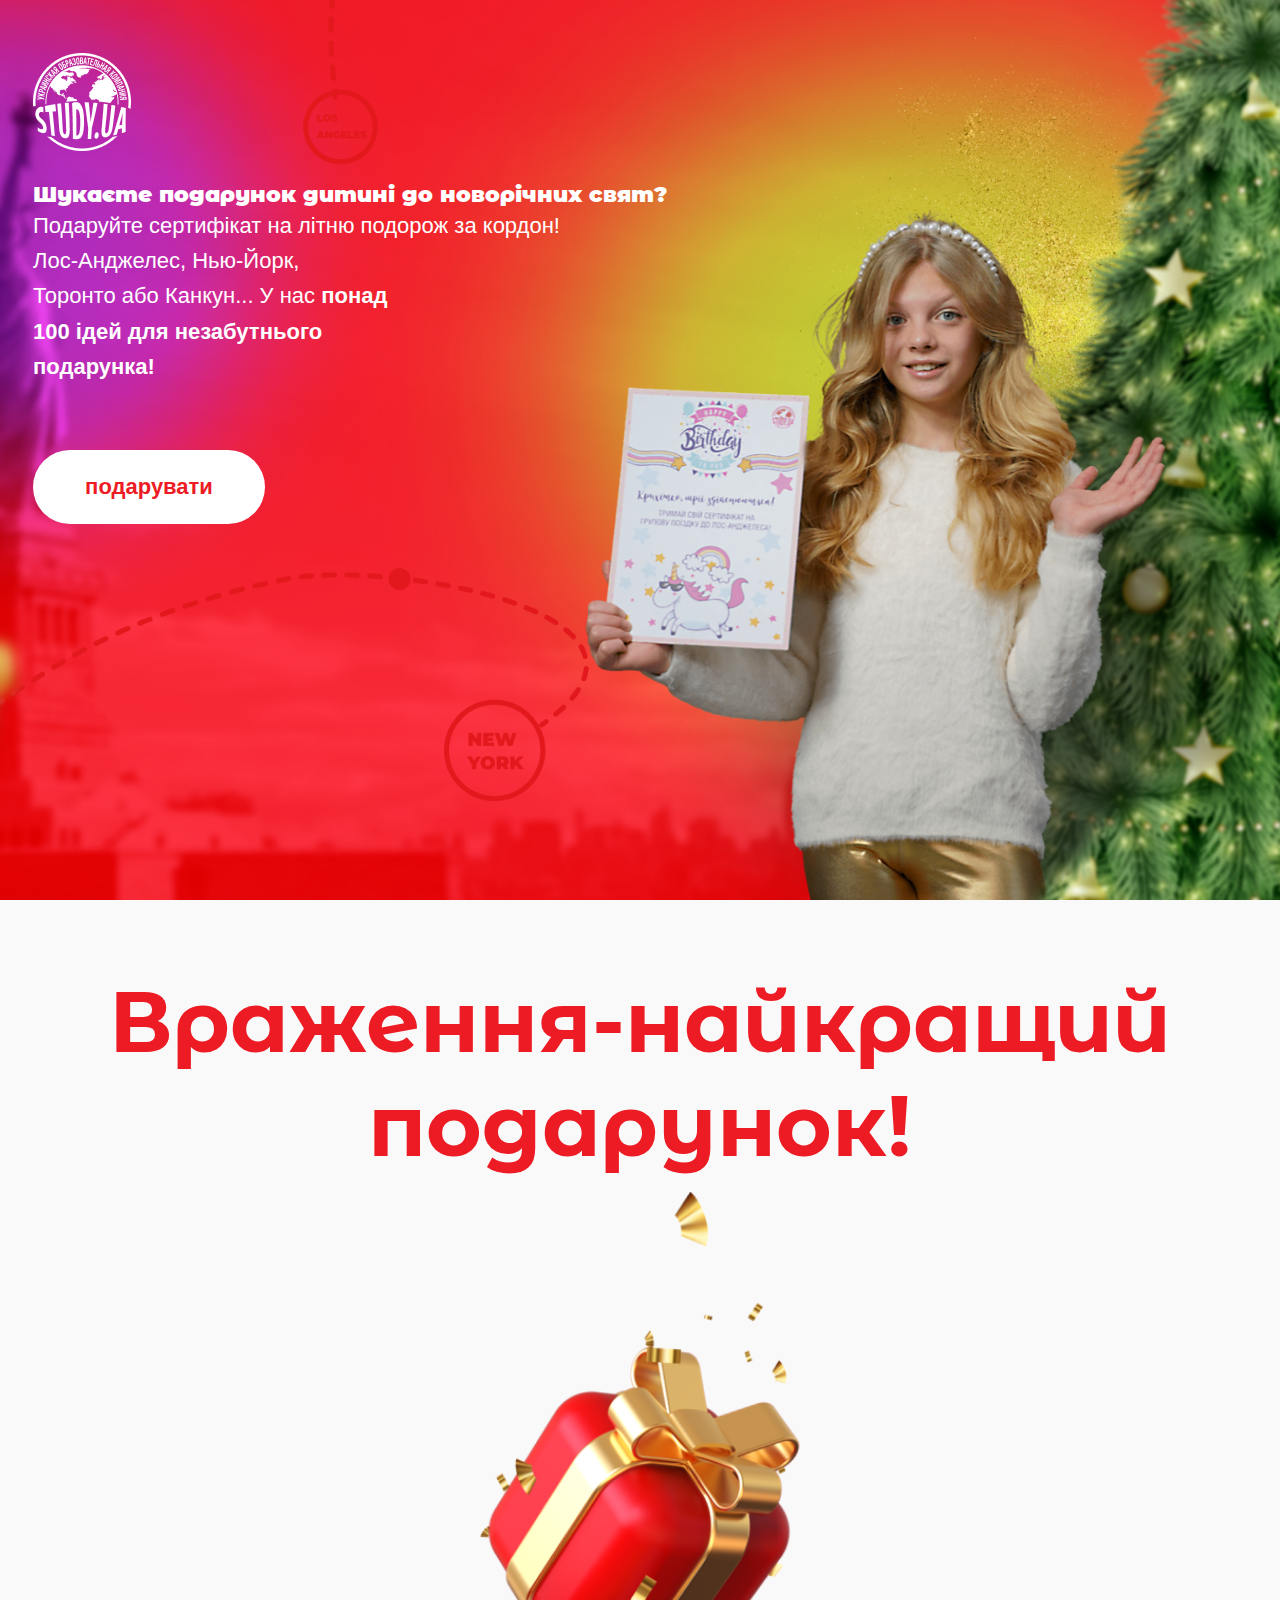
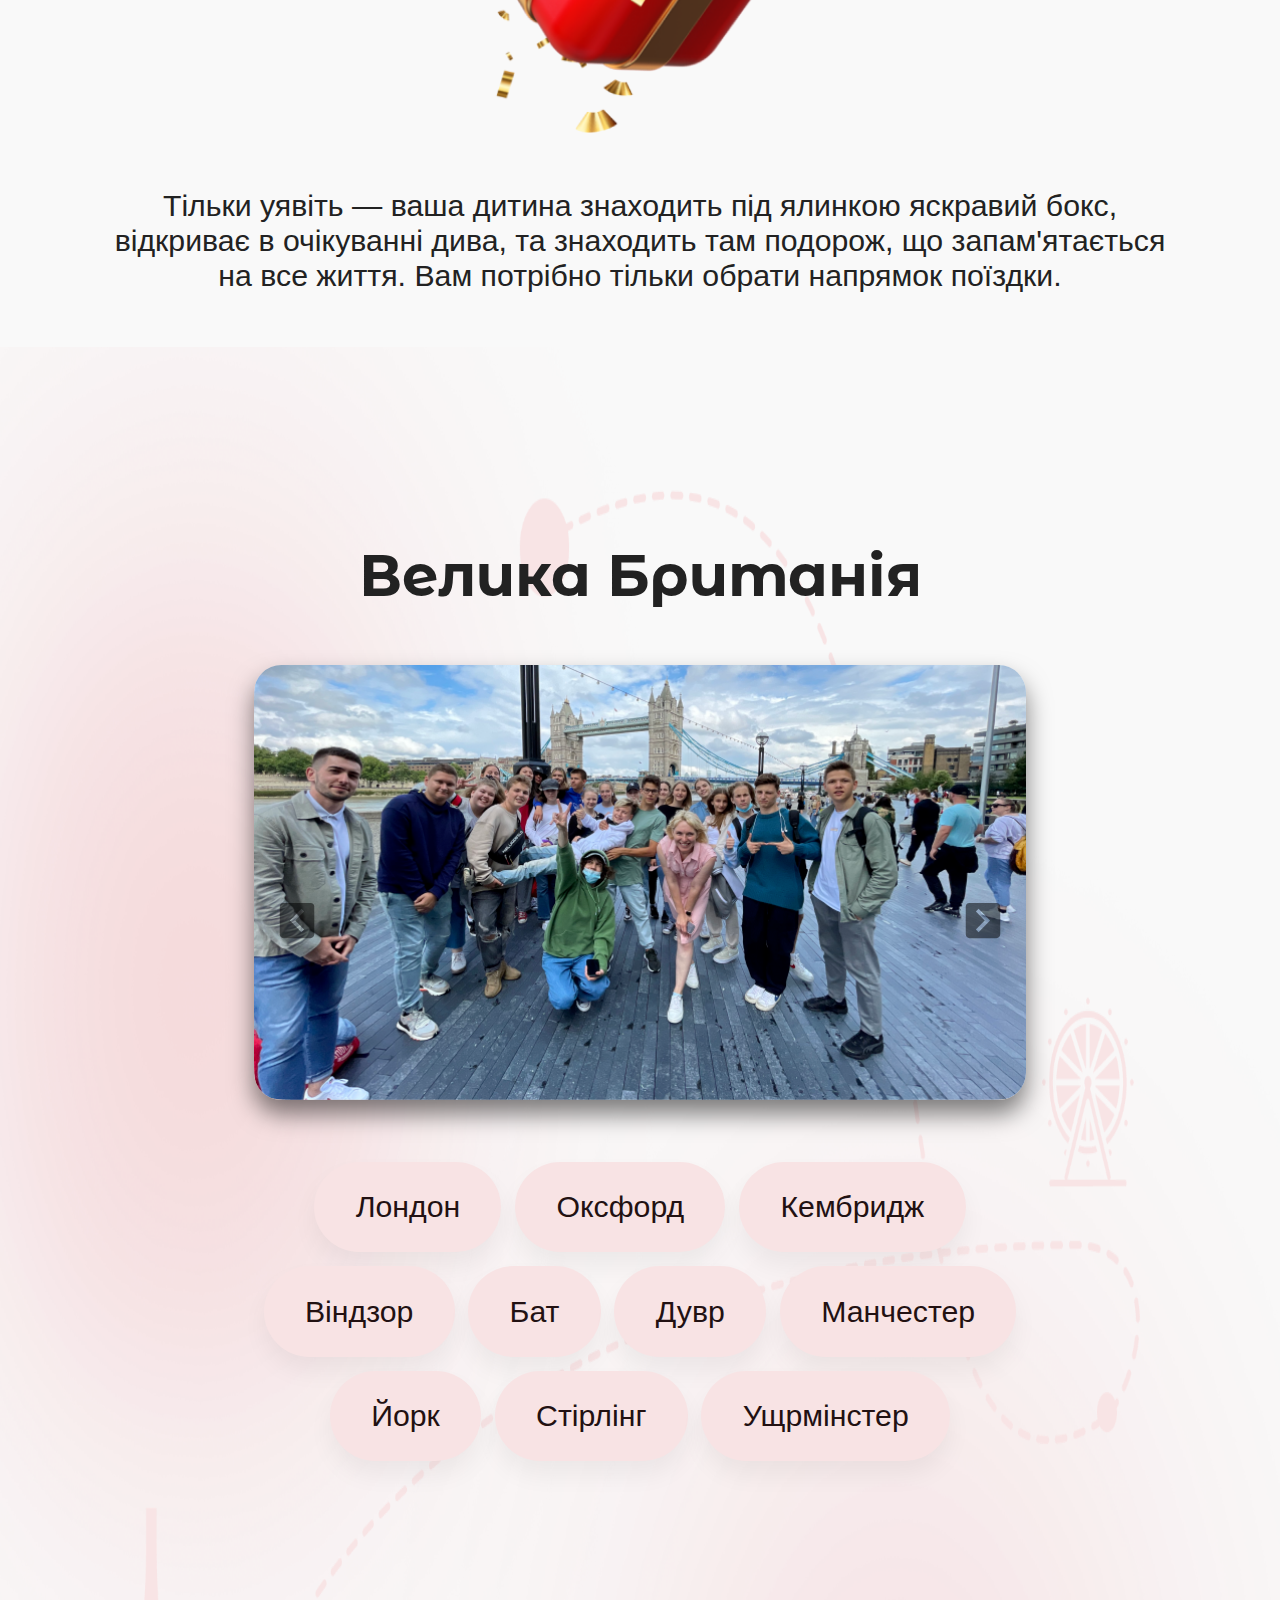
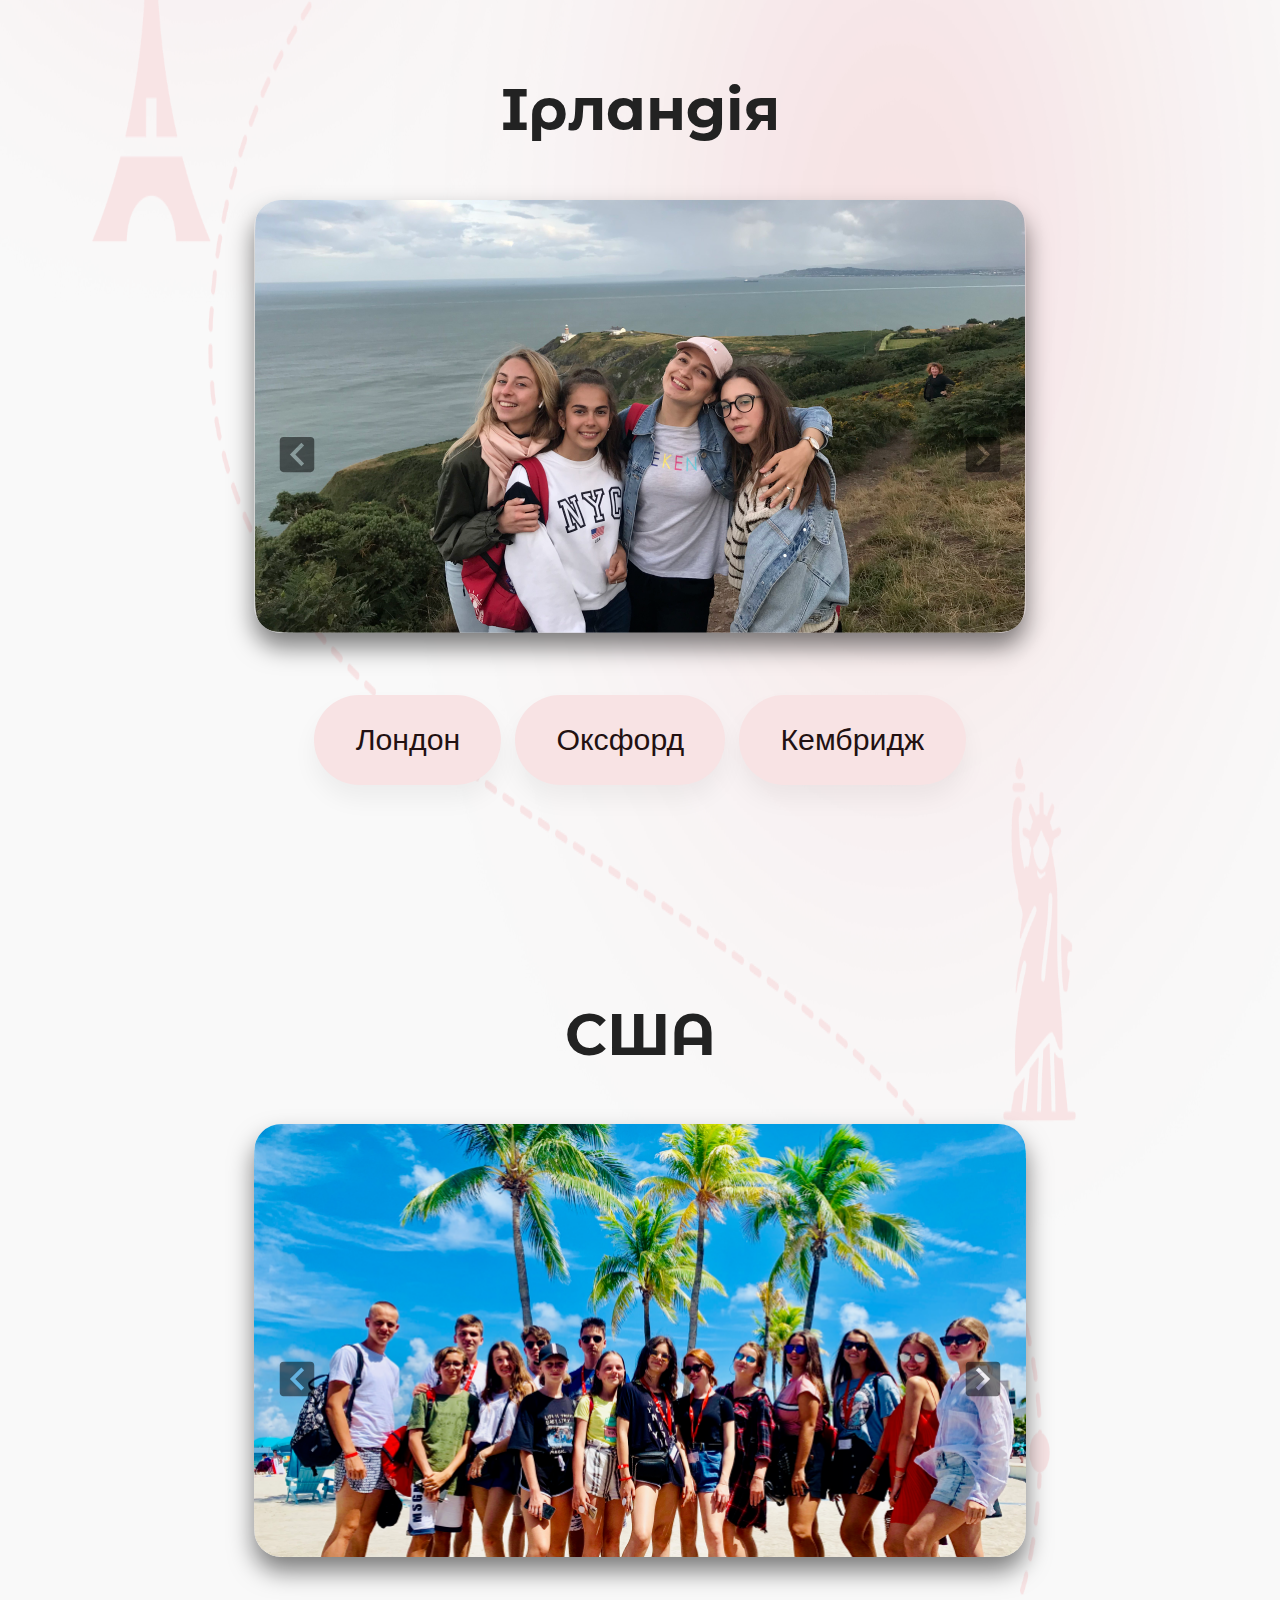
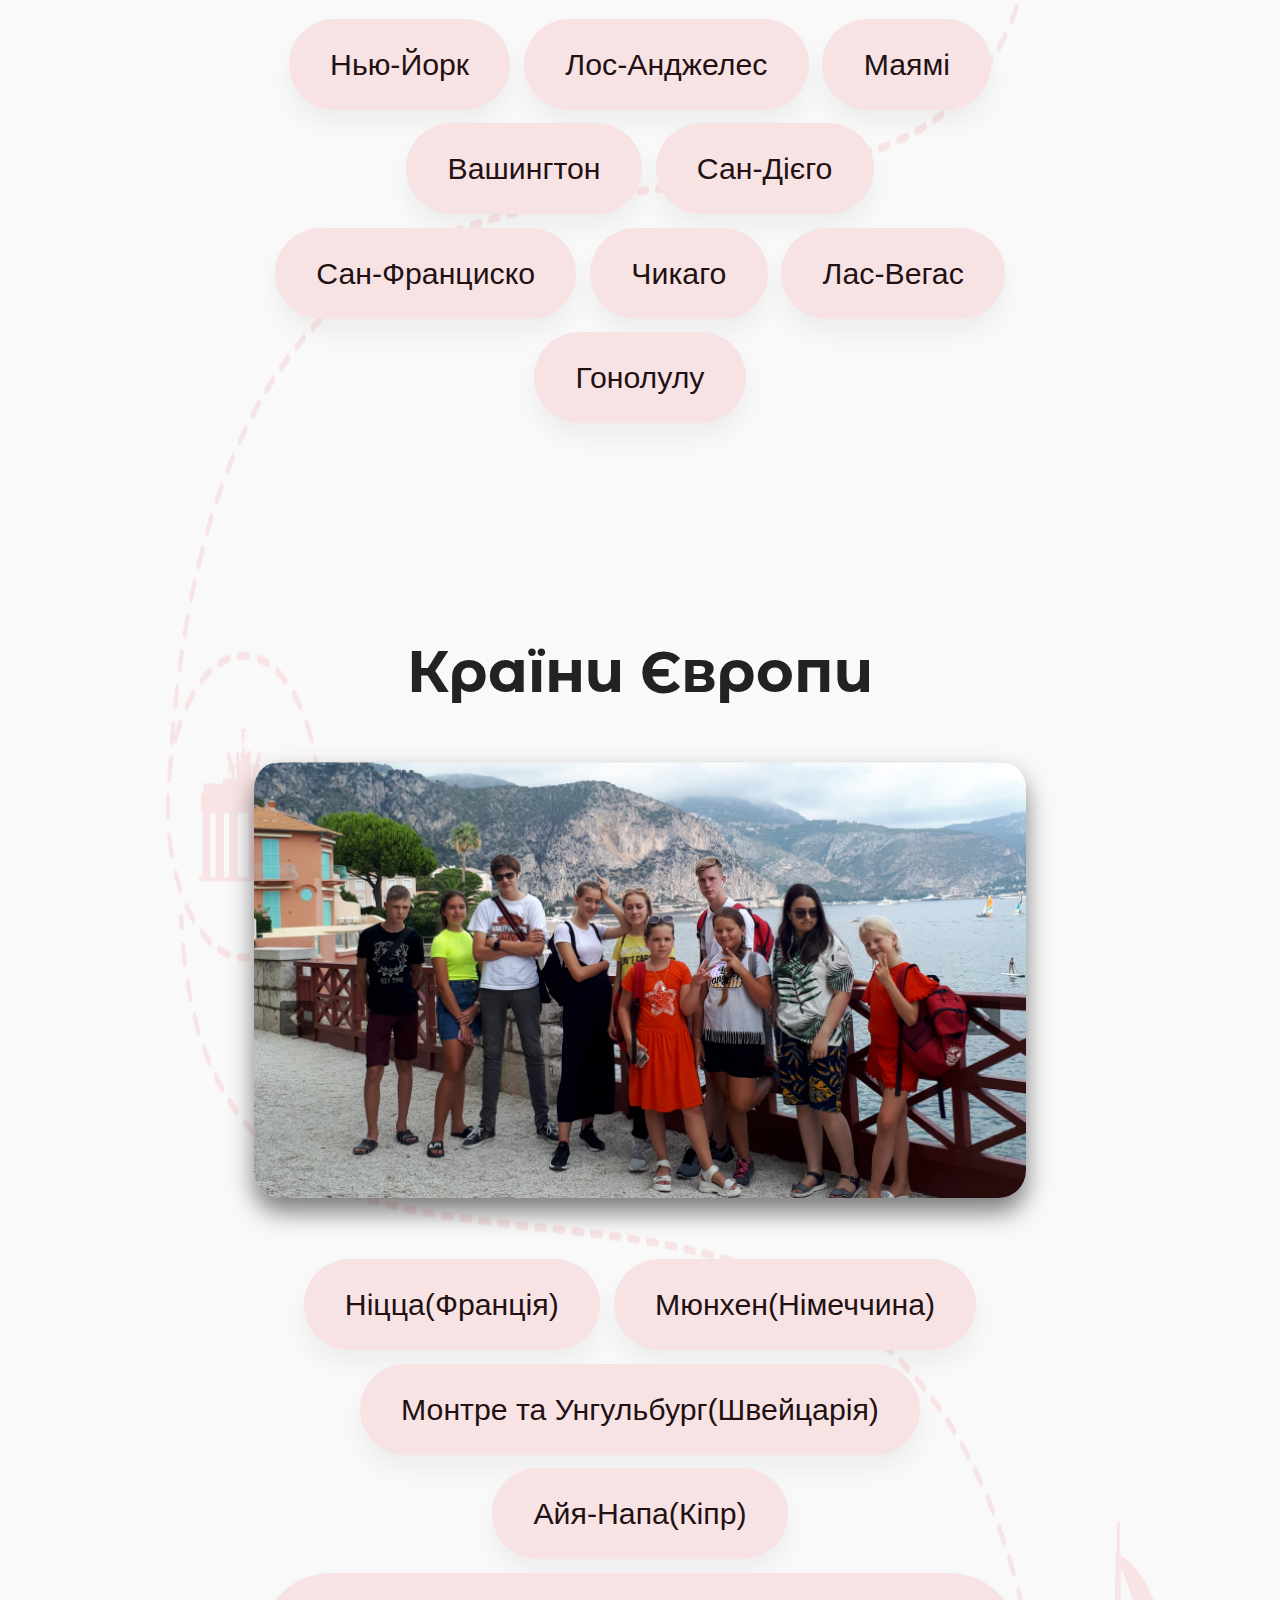
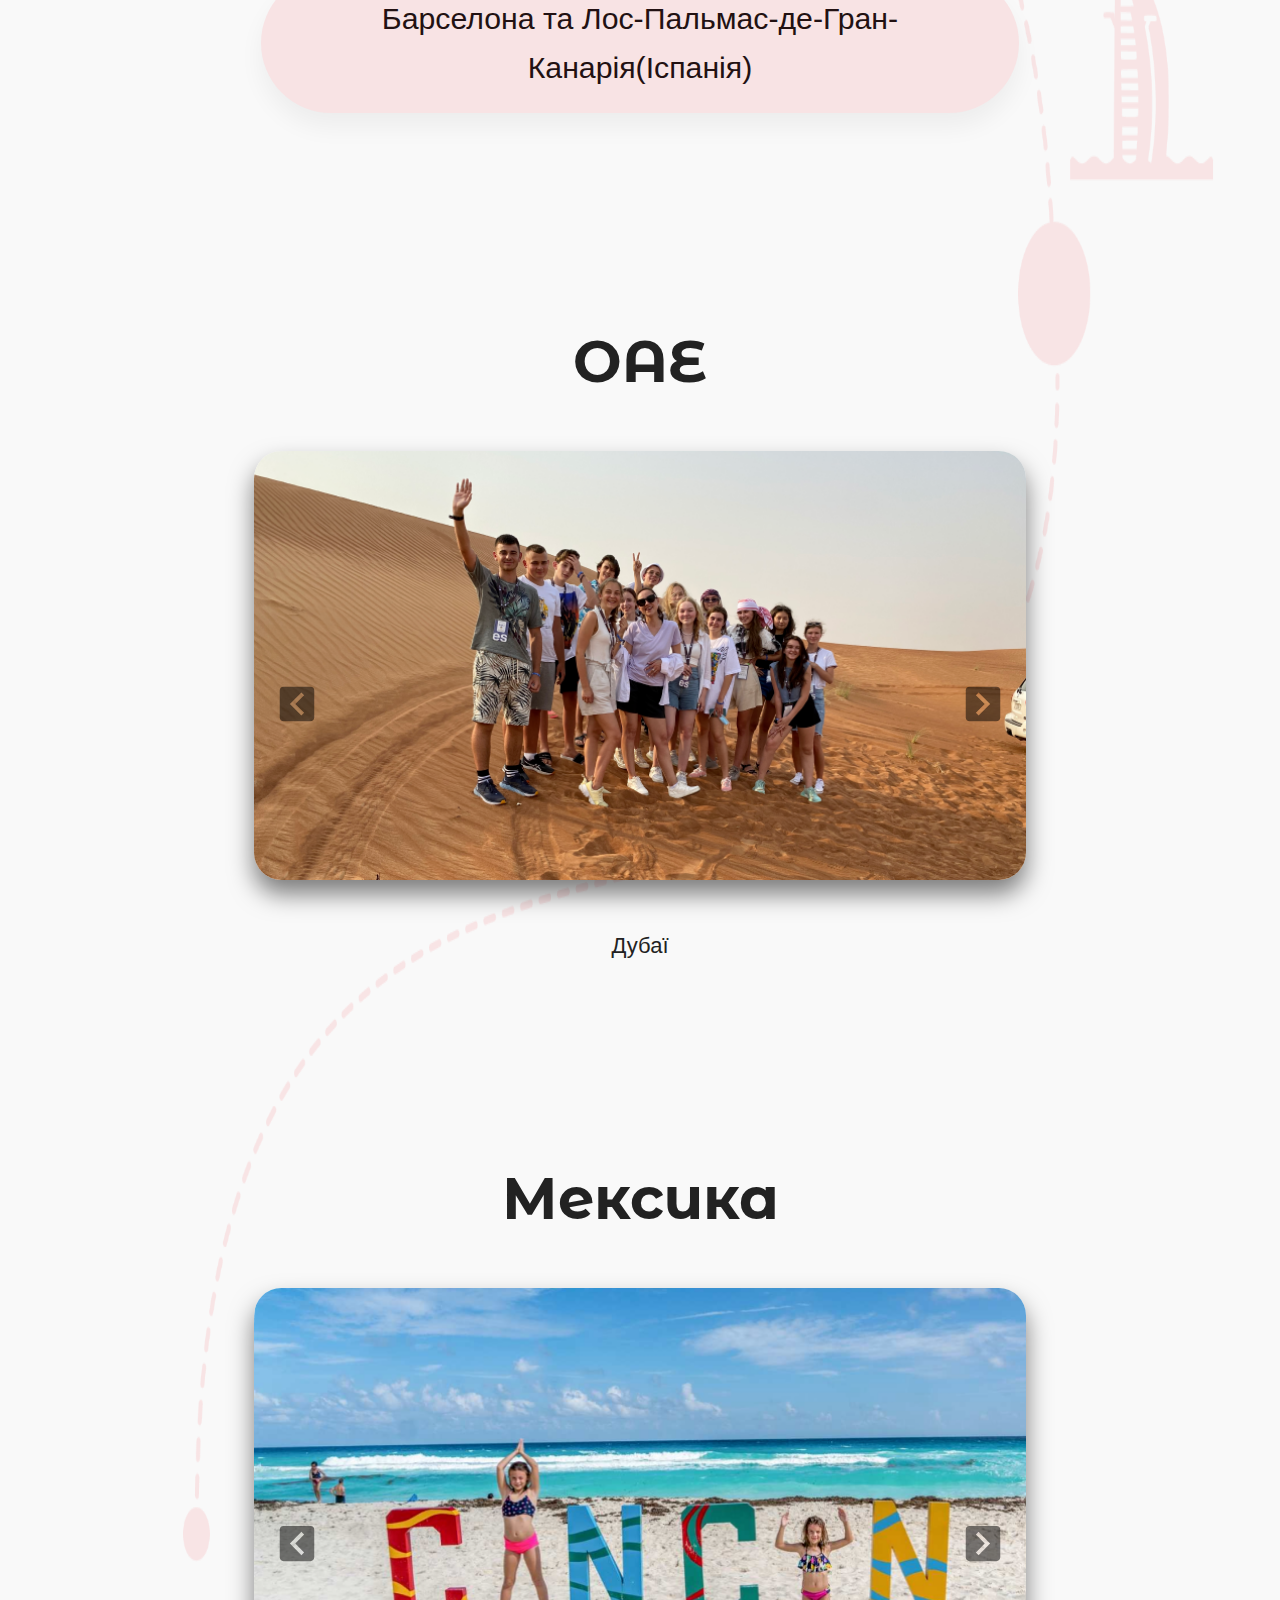
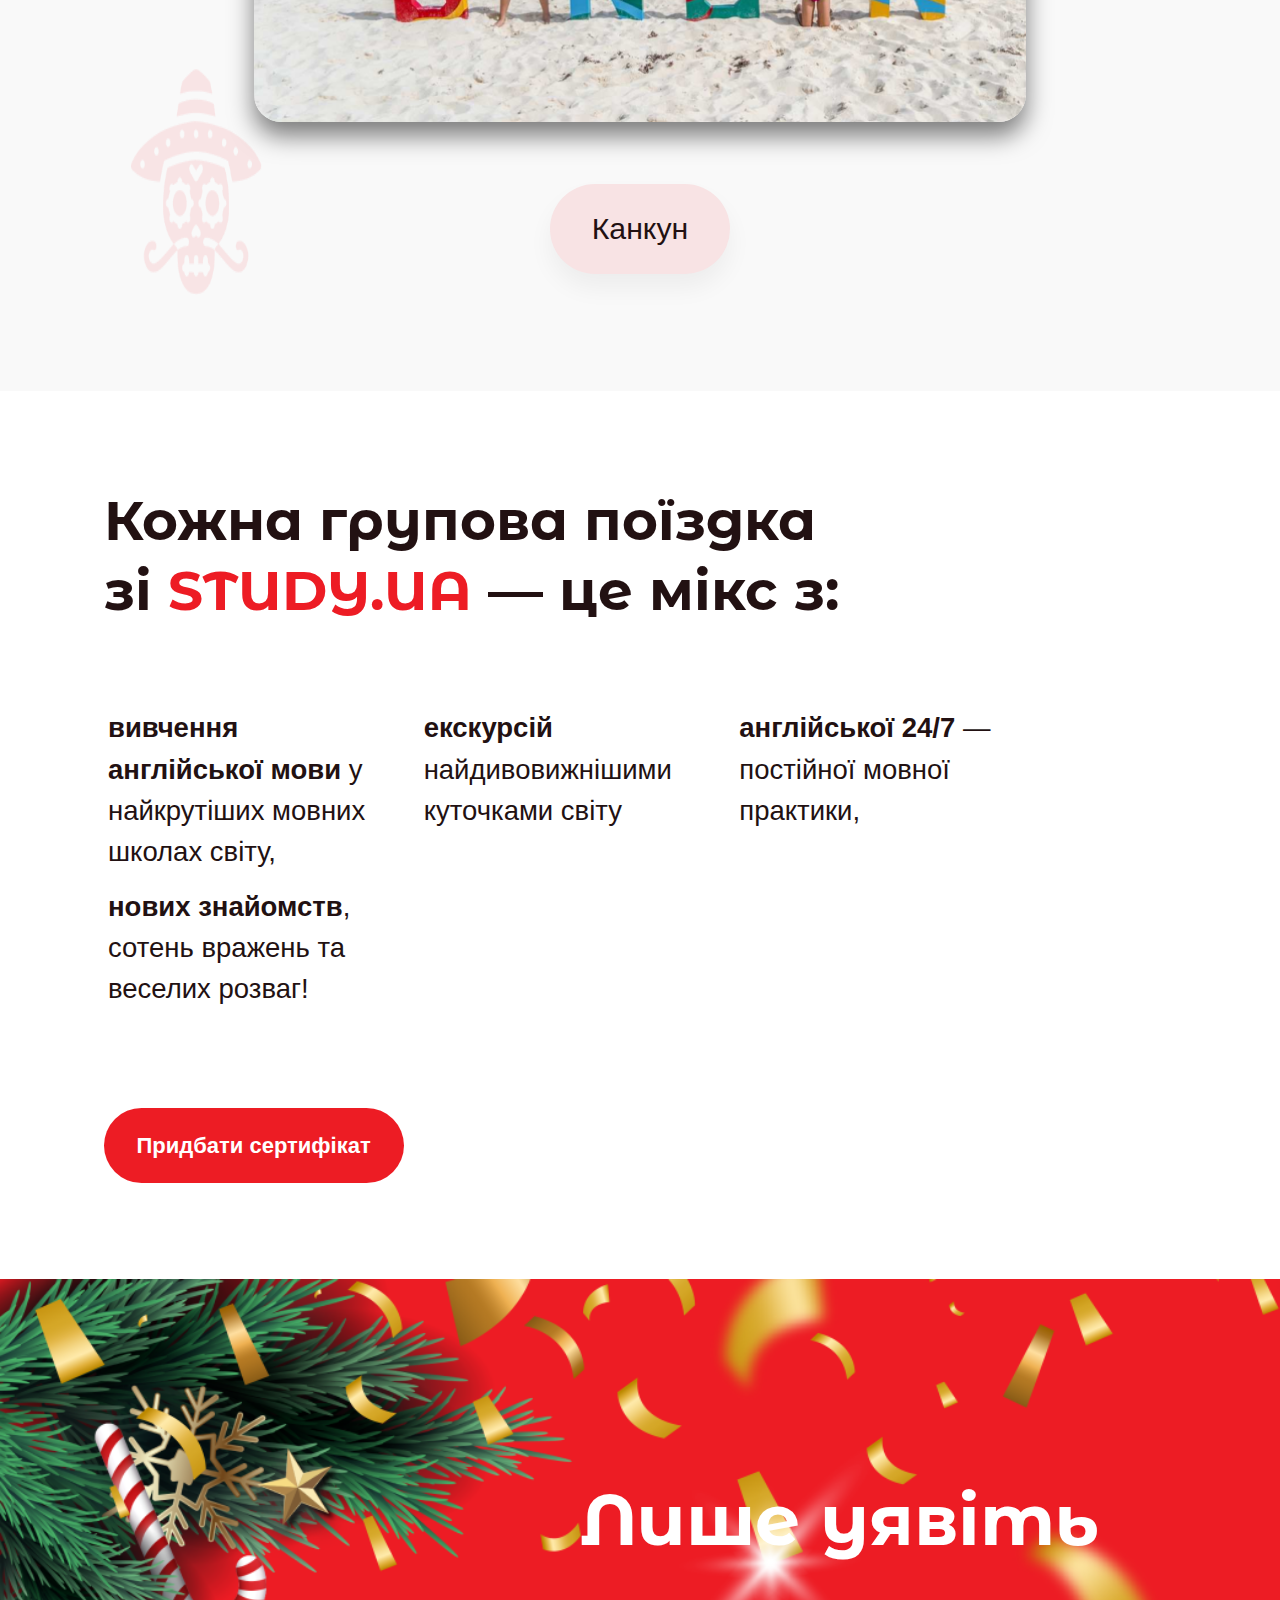
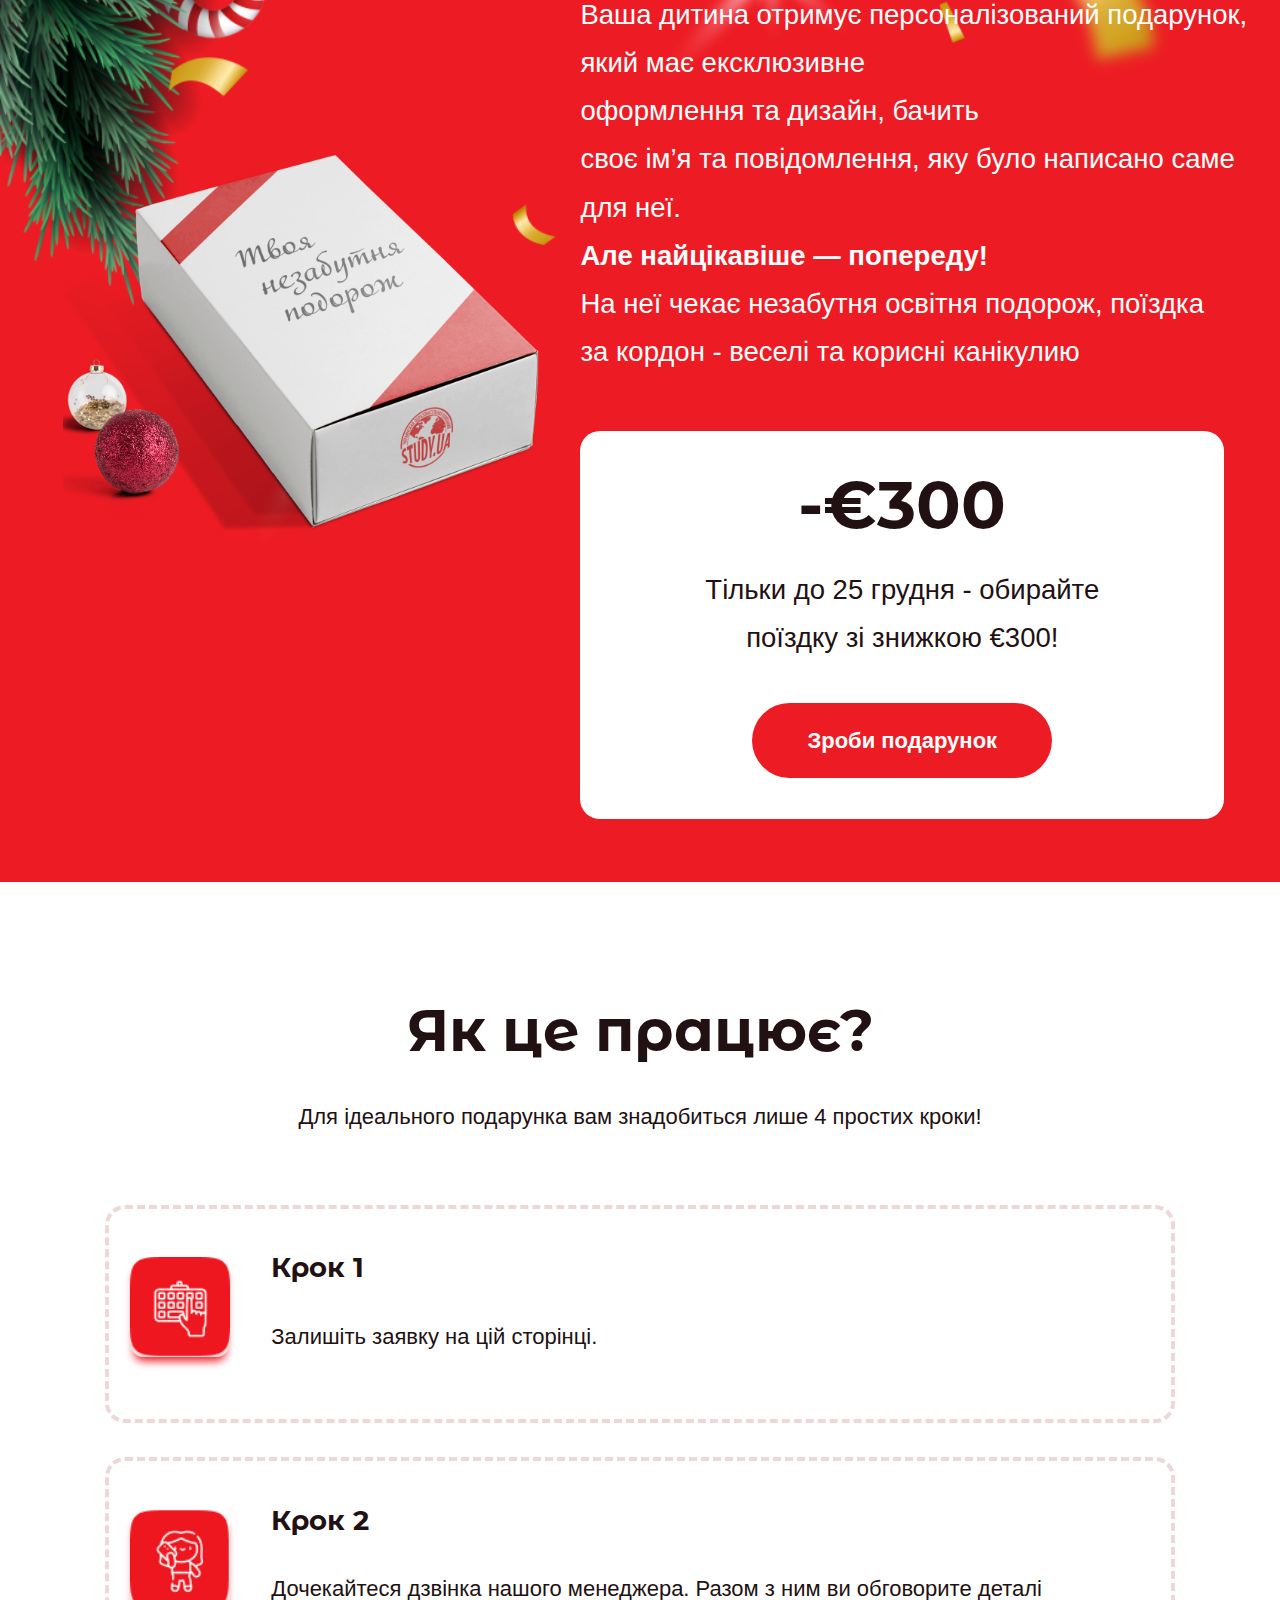
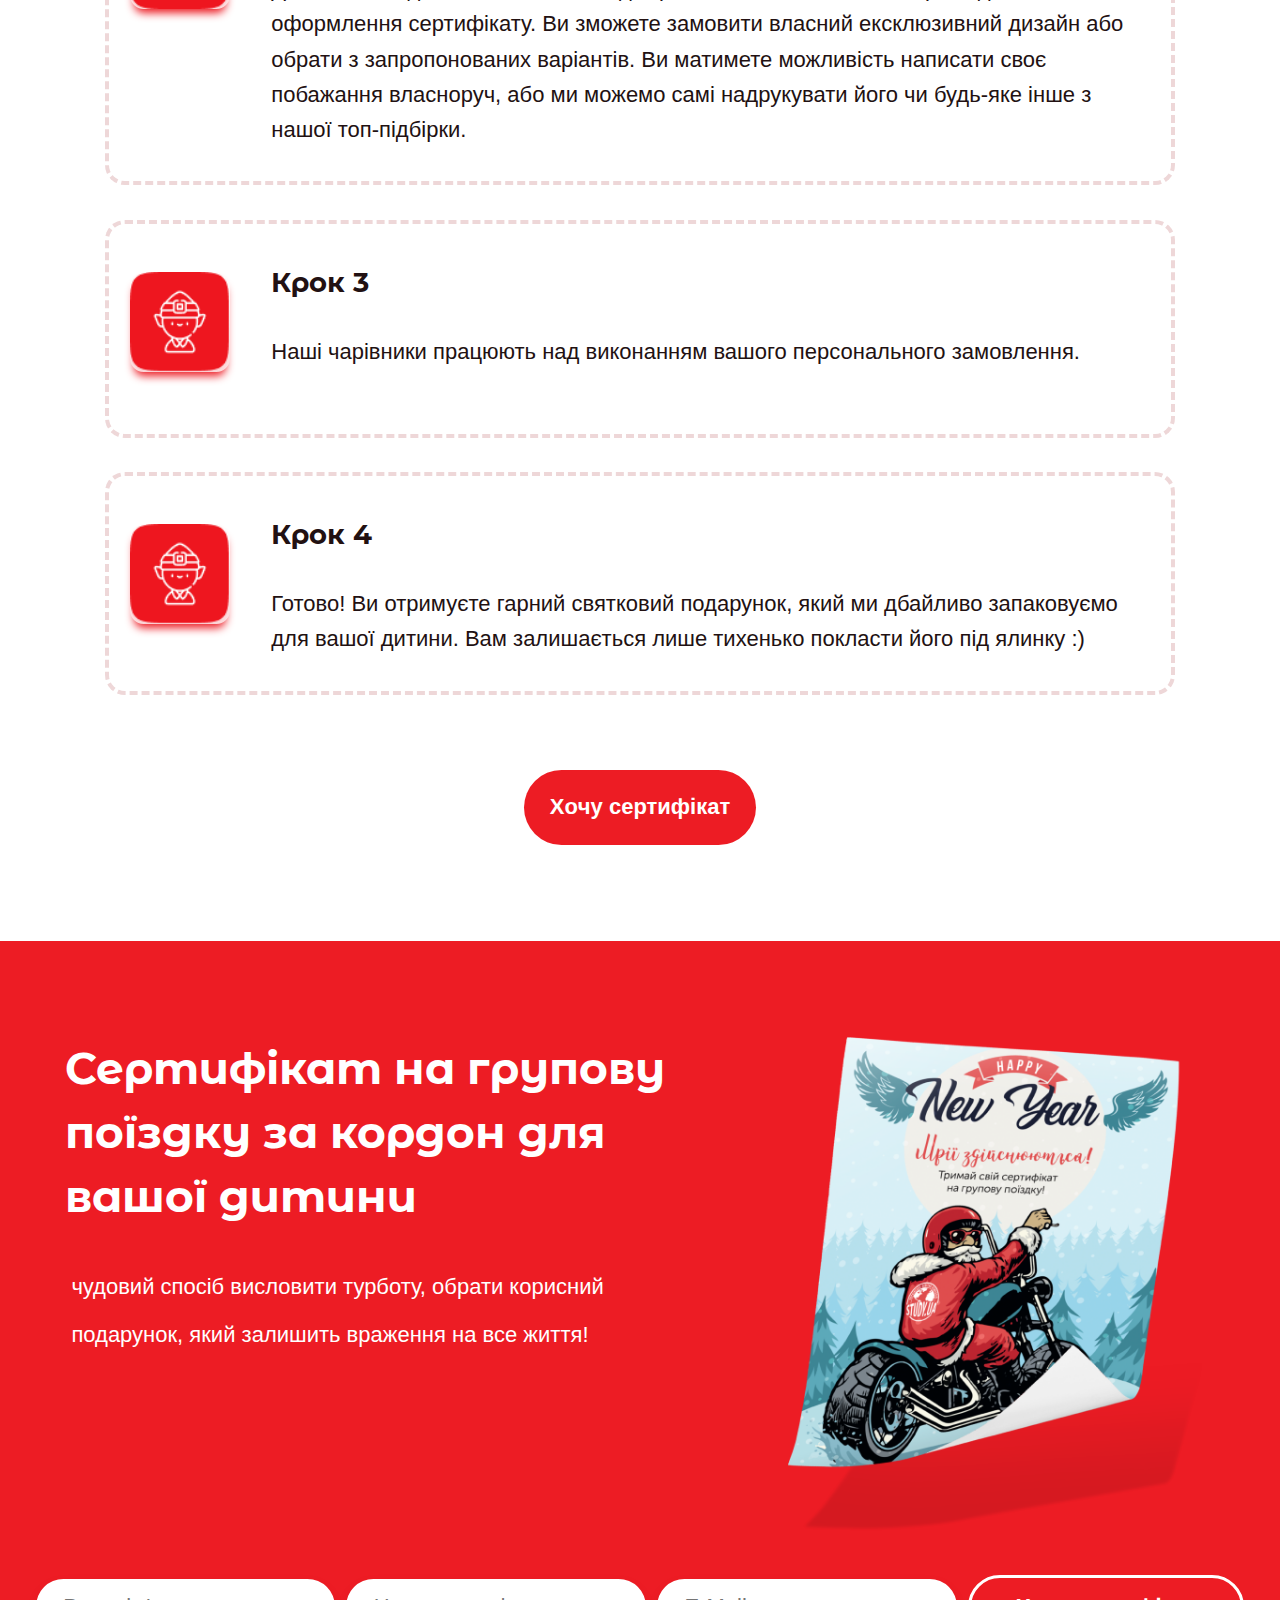
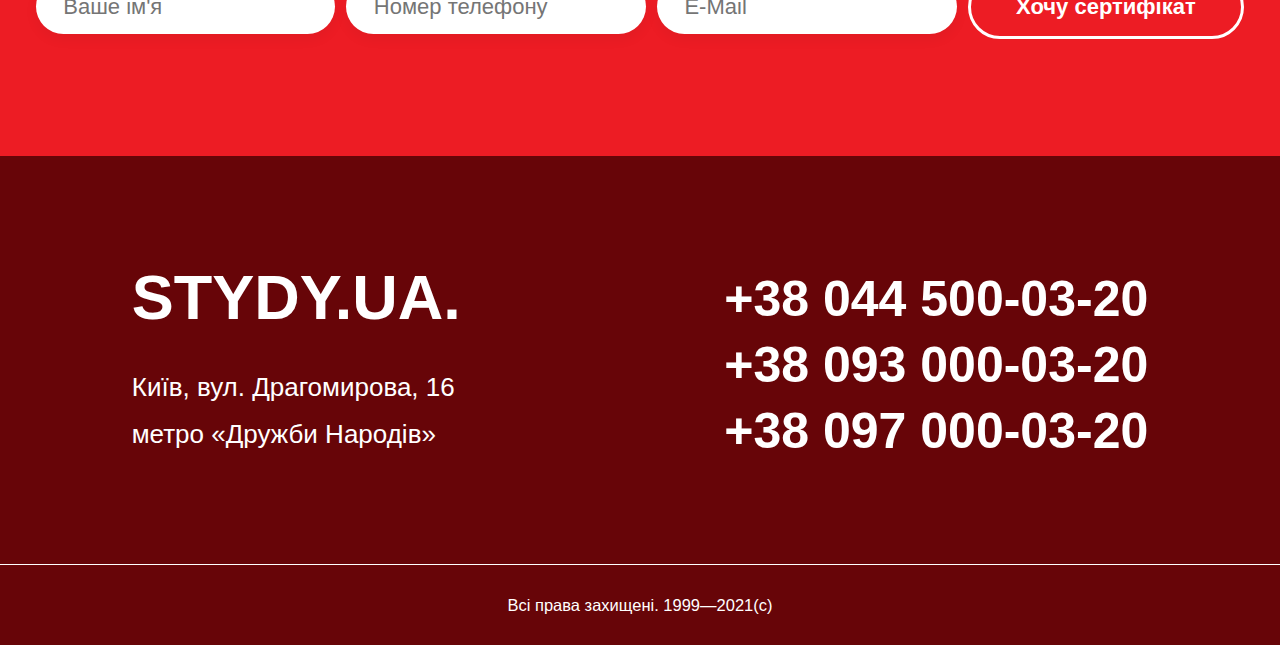
<file: index.html>
<!DOCTYPE html>
<html lang="en">
    <head>
        <meta charset="UTF-8" />
        <meta http-equiv="X-UA-Compatible" content="IE=edge" />
        <meta name="viewport" content="width=device-width, initial-scale=1.0" />
        <title>Solomiia-Progect</title>
        <link rel="shortcut icon" href="favicon.png" type="image/x-icon" />
        <link rel="preconnect" href="https://fonts.googleapis.com" />
        <link rel="preconnect" href="https://fonts.gstatic.com" crossorigin />
        <link
            href="https://fonts.googleapis.com/css2?family=Montserrat+Alternates:wght@700;900&display=swap"
            rel="stylesheet"
        />
        <link
            href="https://fonts.googleapis.com/css2?family=Montserrat:wght@400;600;700;900&display=swap"
            rel="stylesheet"
        />
        <link rel="stylesheet" href="./assets/css/reset.css" />
        <link rel="stylesheet" href="./assets/css/style.css" />
        <link rel="stylesheet" href="./assets/css/welcome.css" />
        <link rel="stylesheet" href="./assets/css/section-travel-gift.css" />
        <link rel="stylesheet" href="./assets/css/footer.css" />
        <link rel="stylesheet" href="./assets/css/section-profit.css" />
        <link rel="stylesheet" href="./assets/css/section-discount.css" />
        <link rel="stylesheet" href="./assets/css/section-steps.css" />
        <link rel="stylesheet" href="./assets/css/section-certificate.css" />
    </head>
    <body>
        <section class="welcome">
            <header class="welcome__header">
                <a href="" class="logo">
                    <picture>
                        <source
                            srcset="./assets/img/logoMob.png"
                            media="max-width:768px"
                        />
                        <img src="./assets/img/logoDt.png" alt="Logo" />
                    </picture>
                </a>
            </header>
            <article class="welcome__article">
                <h1 class="welcome__heading">
                    Шукаєте подарунок дитині до новорічних свят?
                </h1>
                <p class="welcome__text">
                    Подаруйте сертифікат на літню подорож за кордон!
                    <br />Лос-Анджелес, Нью-Йорк,<br />
                    Торонто або Канкун... У нас
                    <strong
                        >понад <br />
                        100 ідей для незабутнього<br />
                        подарунка!</strong
                    >
                </p>
                <button class="btn" href="">
                    <a href="#identifier-certificate-form">подарувати</a>
                </button>
            </article>
        </section>
        <main>
            <section class="section-travel-gift__wrapper">
                <article class="section-travel-gift__article">
                    <h2 class="section-travel-gift__title">
                        Враження-найкращий <br />
                        подарунок!
                    </h2>
                    <picture>
                        <source
                            class="section-travel-gift__box"
                            srcset="./assets/img/travel-gift-mb.png"
                            media="max-width:768px"
                        />
                        <img
                            class="section-travel-gift__box"
                            src="./assets/img/travel-gift-dt.png"
                            alt=""
                        />
                    </picture>
                    <p>
                        Тільки уявіть — ваша дитина знаходить під ялинкою
                        яскравий бокс, відкриває в очікуванні дива, та знаходить
                        там подорож, що запам'ятається на все життя. Вам
                        потрібно тільки обрати напрямок поїздки.
                    </p>
                </article>
                <div class="section-travel-gift__wrapper__images">
                    <div class="section-travel-gift__boxs">
                        <h3>Велика Британія</h3>
                        <div class="wrapper-img-arrow">
                            <img
                                src="./assets/img/england.png"
                                alt="Велика Британія"
                            />
                        </div>

                        <ul class="section-travel-gift__list">
                            <li>Лондон</li>
                            <li>Оксфорд</li>
                            <li>Кембридж</li>
                            <li>Віндзор</li>
                            <li>Бат</li>
                            <li>Дувр</li>
                            <li>Манчестер</li>
                            <li>Йорк</li>
                            <li>Стірлінг</li>
                            <li>Ущрмінстер</li>
                        </ul>
                    </div>
                    <div class="section-travel-gift__boxs">
                        <h3>Iрландія</h3>
                        <div class="wrapper-img-arrow">
                            <img
                                src="./assets/img/ireland.png"
                                alt="Ірландія"
                            />
                        </div>
                        <ul class="section-travel-gift__list">
                            <li>Лондон</li>
                            <li>Оксфорд</li>
                            <li>Кембридж</li>
                        </ul>
                    </div>
                    <div class="section-travel-gift__boxs">
                        <h3>США</h3>
                        <div class="wrapper-img-arrow">
                            <img src="./assets/img/usa.png" alt="США" />
                        </div>
                        <ul class="section-travel-gift__list">
                            <li>Нью-Йорк</li>
                            <li>Лос-Анджелес</li>
                            <li>Маямі</li>
                            <li>Вашингтон</li>
                            <li>Сан-Дієго</li>
                            <li>Сан-Франциско</li>
                            <li>Чикаго</li>
                            <li>Лас-Вегас</li>
                            <li>Гонолулу</li>
                        </ul>
                    </div>
                    <div class="section-travel-gift__boxs">
                        <h3>Країни Європи</h3>
                        <div class="wrapper-img-arrow">
                            <img
                                src="./assets/img/europe.png"
                                alt="Країни Європи"
                            />
                        </div>
                        <ul class="section-travel-gift__list">
                            <li>Ніцца(Франція)</li>
                            <li>Мюнхен(Німеччина)</li>
                            <li>Монтре та Унгульбург(Швейцарія)</li>
                            <li>Айя-Напа(Кіпр)</li>
                            <li>
                                Барселона та
                                Лос-Пальмас-де-Гран-Канарія(Іспанія)
                            </li>
                        </ul>
                    </div>
                    <div class="section-travel-gift__boxs">
                        <h3>ОАЕ</h3>
                        <div class="wrapper-img-arrow">
                            <img src="./assets/img/uae.png" alt="ОАЕ" />
                        </div>
                        <ul class="main-travel__list">
                            <li>Дубаї</li>
                        </ul>
                    </div>
                    <div class="section-travel-gift__boxs">
                        <h3>Мексика</h3>
                        <div class="wrapper-img-arrow">
                            <img src="./assets/img/mexico.png" alt="Мексика" />
                        </div>
                        <ul class="section-travel-gift__list">
                            <li>Канкун</li>
                        </ul>
                    </div>
                </div>
            </section>
            <section class="section-profit">
                <article class="section-profit__article">
                    <div>
                        <h3 class="section-profit__title">
                            Кожна групова поїздка <br />
                            зі
                            <span class="section-profit__color__word"
                                >STUDY.UA</span
                            >
                            — це мікс з:
                        </h3>
                    </div>
                    <div class="section-profit__wrapper__text">
                        <p>
                            <strong>вивчення англійської мови</strong> у
                            найкрутіших мовних школах світу,
                        </p>
                        <p>
                            <strong>екскурсій</strong> найдивовижнішими
                            куточками світу
                        </p>
                        <p>
                            <strong>англійської 24/7</strong> — постійної мовної
                            практики,
                        </p>
                        <p>
                            <strong>нових знайомств</strong>, сотень вражень та
                            веселих розваг!
                        </p>
                    </div>
                    <button class="btn section-profit__btn">
                        <a href="#identifier-certificate-form">Придбати сертифікат</a>
                    </button>
                </article>
            </section>
            <section class="section-discount">
                <article class="section-discount__article">
                    <picture class="section-discount__image">
                        <source
                            srcset="./assets/img/edition-mb.png"
                            media="max-width:768px"
                        />
                        <img
                            src="./assets/img/edition-dt.png"
                            alt="Твоя незабутня подорож"
                        />
                    </picture>
                    <div>
                        <h2 class="section-discount__title">Лише уявіть</h2>
                        <p>
                            Ваша дитина отримує персоналізований подарунок,<br />
                            який має ексклюзивне <br />оформлення та дизайн,
                            бачить
                            <br />
                            своє ім’я та повідомлення, яку було написано саме
                            для неї. <br /><strong
                                >Але найцікавіше — попереду!</strong
                            ><br />
                            На неї чекає незабутня освітня подорож, поїздка
                            <br />
                            за кордон - веселі та корисні канікулию
                        </p>
                        <div class="section-discount__box__euro">
                            <div class="section-discount__euro__wrapper">
                                <h3 class="section-discount__euro">
                                    -&#8364;300
                                </h3>
                                <p>
                                    Тільки до 25 грудня - обирайте поїздку зі
                                    знижкою &#8364;300!
                                </p>
                                <button class="btn section-discount__btn">
                                    <a href="#identifier-certificate-form"
                                        >Зроби подарунок</a
                                    >
                                </button>
                            </div>
                        </div>
                    </div>
                </article>
            </section>
            <section class="section-steps">
                <article class="section-steps__article">
                    <h2 class="section-steps__title">Як це працює?</h2>
                    <p class="section-steps__text">
                        Для ідеального подарунка вам знадобиться лише 4 простих
                        кроки!
                    </p>
                    <div class="section-steps__blocks">
                        <img
                            class="section-steps__images"
                            src="./assets/icons/icon-one.png"
                            alt="Icon-keyboard"
                        />
                        <div>
                            <h3>Крок 1</h3>
                            <p>Залишіть заявку на цій сторінці.</p>
                        </div>
                    </div>
                    <div class="section-steps__blocks">
                        <img
                            class="section-steps__images"
                            src="./assets/icons/icon-two.png"
                            alt="Icon-girl"
                        />
                        <div>
                            <h3>Крок 2</h3>
                            <p>
                                Дочекайтеся дзвінка нашого менеджера. Разом з
                                ним ви обговорите деталі оформлення сертифікату.
                                Ви зможете замовити власний ексклюзивний дизайн
                                або обрати з запропонованих варіантів. Ви
                                матимете можливість написати своє побажання
                                власноруч, або ми можемо самі надрукувати його
                                чи будь-яке інше з нашої топ-підбірки.
                            </p>
                        </div>
                    </div>
                    <div class="section-steps__blocks">
                        <img
                            class="section-steps__images"
                            src="./assets/icons/icon-three.png"
                            alt="Icon-boy"
                        />
                        <div>
                            <h3>Крок 3</h3>
                            <p>
                                Наші чарівники працюють над виконанням вашого
                                персонального замовлення.
                            </p>
                        </div>
                    </div>
                    <div class="section-steps__blocks">
                        <img
                            class="section-steps__images"
                            src="./assets/icons/icon-three.png"
                            alt="Icon-boy"
                        />
                        <div>
                            <h3>Крок 4</h3>
                            <p>
                                Готово! Ви отримуєте гарний святковий подарунок,
                                який ми дбайливо запаковуємо для вашої дитини.
                                Вам залишається лише тихенько покласти його під
                                ялинку :)
                            </p>
                        </div>
                    </div>
                    <div class="section-steps__wrapper__btn">
                        <button class="btn section-steps__btn">
                            <a href="#identifier-certificate-form">Xoчу сертифікат</a>
                        </button>
                    </div>
                </article>
            </section>
            <section class="section-certificate" id="identifier-certificate-form">
                <ariticle class="section-certificate__article">
                    <div class="section-certificate__wrapper__images">
                        <picture>
                            <source
                                srcset="./assets/img/certificate-mb.png"
                                media="max-width:768px"
                            />
                            <img
                                class="section-certificate__images"
                                src="./assets/img/certificate-dt.png"
                                alt="Certificate"
                            />
                        </picture>
                        <div>
                            <h3 class="section-certificate__title">
                                Сертифікат на групову поїздку за кордон для
                                вашої дитини
                            </h3>
                            <p class="section-certificate__text">
                                чудовий спосіб висловити турботу, обрати
                                корисний подарунок, який залишить враження на
                                все життя!
                            </p>
                        </div>
                    </div>
                    <div>
                        <form
                            action="./assets/pages/thank.html"
                            method="get"
                            class="section-certificate__form__box"
                            target="_blank"   
                            autofocus
                        >
                            <input type="text" placeholder="Ваше ім'я" />
                            <input type="text" placeholder="Номер телефону" />
                            <input type="email" placeholder="E-Mail" />
                            <button
                                class="btn form-btn"
                                type="submit"
                                value="Хочу сертифікат"
                            >
                                Хочу сертифікат
                            </button>
                        </form>
                    </div>
                </ariticle>
            </section>
        </main>
        <footer class="footer-container">
            <div class="footer-wrapper-address">
                <address class="footer-address">
                    <a class="footer-text-uppercase" href="mailto:jim@rock.com"
                        >stydy.ua.</a
                    ><br />
                    <p class="footer-address__text">
                        Київ, вул. Драгомирова, 16 <br />
                        метро «Дружби Народів»
                    </p>
                </address>
                <address class="footer-tel">
                    <a href="+38 044 500-03-20">+38 044 500-03-20</a>
                    <a href="tel:+38 093 000-03-20">+38 093 000-03-20</a>
                    <a href="tel:+38 097 000-03-20">+38 097 000-03-20</a>
                </address>
            </div>
            <p class="footer-bottom__text">Всі права захищені. 1999—2021(c)</p>
        </footer>
    </body>
</html>
</file>
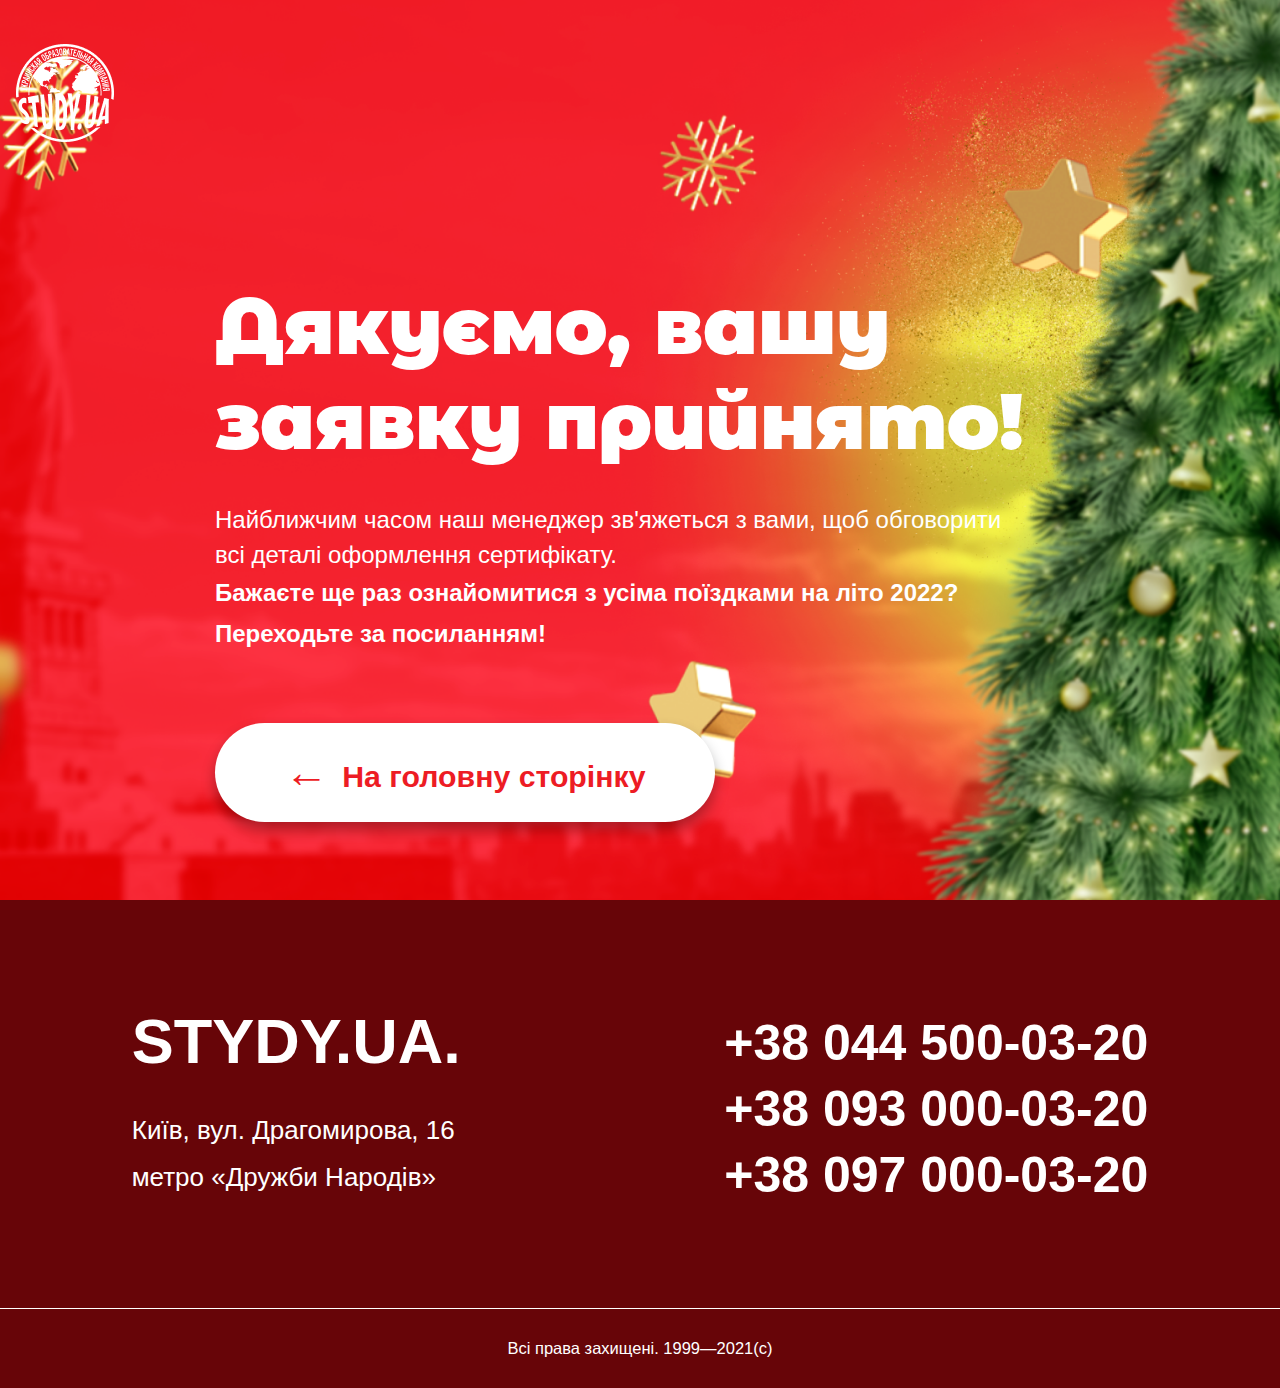
<file: assets/pages/thank.html>
<!DOCTYPE html>
<html lang="en">
    <head>
        <meta charset="UTF-8" />
        <meta http-equiv="X-UA-Compatible" content="IE=edge" />
        <meta name="viewport" content="width=device-width, initial-scale=1.0" />
        <title>Solomiia-Progect</title>
        <link rel="shortcut icon" href="favicon.png" type="image/x-icon" />
        <link rel="preconnect" href="https://fonts.googleapis.com" />
        <link rel="preconnect" href="https://fonts.gstatic.com" crossorigin />
        <link
            href="https://fonts.googleapis.com/css2?family=Montserrat+Alternates:wght@700;900&display=swap"
            rel="stylesheet"
        />
        <link
            href="https://fonts.googleapis.com/css2?family=Montserrat:wght@400;600;700;900&display=swap"
            rel="stylesheet"
        />
        <link rel="stylesheet" href="./../css/reset.css" />
        <link rel="stylesheet" href="./../css/style.css" />
        <link rel="stylesheet" href="./../css/thanks.css" />
        <link rel="stylesheet" href="./../css/footer.css" />
    </head>
    <body>
        <section class="thanks-container">
            <header class="thanks-container__header">
                <a href="" class="logo">
                    <picture>
                        <source
                            srcset="./../img/logoMob.png"
                            media="max-width:768px"
                        />
                        <img src="./../img/logoDt.png" alt="" />
                    </picture>
                </a>
            </header>
            <article class="thanks__article">
                <h1 class="thanks__heading">Дякуємо, вашу заявку прийнято!</h1>
                <p class="thanks__text">
                    Найближчим часом наш менеджер зв'яжеться з вами, щоб
                    обговорити всі деталі оформлення сертифікату.
                    <br />
                    <strong>
                        Бажаєте ще раз ознайомитися з усіма поїздками на літо
                        2022? Переходьте за посиланням!
                    </strong>
                </p>
                <button class="btn thanks__btn">
                    <a href="./../../index.html" target="_blank">
                        <span class="arrow-btn">&larr;</span>На головну
                        сторінку</a
                    >
                </button>
            </article>
        </section>
        <footer class="footer-container">
            <div class="footer-wrapper-address">
                <address class="footer-address">
                    <a class="footer-text-uppercase" href="mailto:jim@rock.com"
                        >stydy.ua.</a
                    ><br />
                    <p class="footer-address__text">
                        Київ, вул. Драгомирова, 16 <br />
                        метро «Дружби Народів»
                    </p>
                </address>
                <address class="footer-tel">
                    <a href="+38 044 500-03-20">+38 044 500-03-20</a>
                    <a href="tel:+38 093 000-03-20">+38 093 000-03-20</a>
                    <a href="tel:+38 097 000-03-20">+38 097 000-03-20</a>
                </address>
            </div>
            <p class="footer-bottom__text">Всі права захищені. 1999—2021(c)</p>
        </footer>
    </body>
</html>
</file>
<file: assets/css/style.css>
:root {
    --color-text: #221112;
    --color-main: #ed1c24;
    --color-light: #ffffff;
    --color-footer: #670508;
    --space-size: 10px;
    font-family: "Montserarat", sans-serif;
    font-style: normal;
    font-weight: 400;
    font-size: 16px;
    line-height: 1.6;
}

* {
    box-sizing: border-box;
}

html {
    scroll-behavior: smooth;
}

img {
    width: 100%;
}

a {
    color: inherit;
    text-decoration: none;
}

.btn {
    display: inline-block;
    max-width: 300px;
    width: 100%;
    min-width: 232px;
    padding:  1.1rem 0;
    border: none;
    border-radius: 70px;

    background-color: var(--color-main);
    color: var(--color-light);

    font-weight: 900;
    text-align: center;
    
}

.btn:hover {background-color: rgb(246, 232, 232)}
.btn:active {
    background-color:  rgb(246, 232, 232);
    box-shadow: 0 5px rgb(239, 233, 233);
    transform: translateY(8px);
  }

h1,
h2,
h3 {
    font-family: "Montserrat Alternates", sans-serif;
}

h1 {
    font-weight: 900;
}

h2,
h3,
strong {
    font-weight: 700;
}

p {
    line-height: 1.6;
}

@media (min-width: 992px) {
    :root {
        font-size: 22px;
    }

    .container {
        max-width: 990px;
        margin: auto;
    }
}

@media (min-width: 1440px) {
    .centainer {
        max-width: 1170px;
    }
}
</file>
<file: assets/css/welcome.css>
.welcome {
    height: 100vh;
    padding: 1.5rem;
    background-color: var(--color-main);
    background-image: url(./../bg-images/bg-header-mb.png);
    background-repeat: no-repeat;
    background-size: cover;
    background-position: center bottom;
    color: var(--color-light);
}

.welcome__article {
    display: flex;
    flex-direction: column;
    height: 88%;
}

.welcome__heading {
    margin-top: 30px;
    font-size: 1.375;
    line-height: 1.23;
}

.welcome__article strong {
    font-weight: 900;
}

.welcome__article .btn {
    max-width: 232px;
    margin-top: auto;
    align-self: center;

    background-color: var(--color-light);
    color: var(--color-main);
}

.logo {
    display: block;
    width: 50px;
    height: 50px;
    margin-top: 20px;
}

@media (min-width: 576px) {
    .welcome {
        background-image: url(./../bg-images/bg-header-dt.png);
        background-position: 80% bottom;
    }

    .welcome__article {
        width: 50%;
    }
}

@media (min-width: 768px) {
    .logo {
        width: 98px;
        height: 98px;
    }

    .welcome__article {
        width: 60%;
    }

    .welcome__article .btn {
        align-self: initial;
        margin-top: 3rem;
    }

    .welcome__article .btn {
        align-self: initial;
        margin-top: 3rem;
    }
}
</file>
<file: assets/css/section-travel-gift.css>
.section-travel-gift__wrapper {
    padding-bottom: 4.375rem;
    display: flex;
    flex-direction: column;
    justify-content: center;
    align-items: center;
    text-align: center;

    background-color: #f9f9f9;
}

.section-travel-gift__title {
    margin: 3.125rem 0rem 0.625rem;
    color: var(--color-main);
    font-family: "Montserrat Alternates", sans-serif;
    font-weight: 700;
    font-size: 1.375rem;
    line-height: 1.6875rem;
}

.section-travel-gift__box {
    width: 25%;
    margin-bottom: 1.5625rem;
}

.section-travel-gift__article p {
    margin-bottom: 1.5625rem;
    padding: 0.625rem;
    font-size: 1rem;
    line-height: 1.625rem;
}

.section-travel-gift__boxs {
    padding: 0.625rem;
    min-width: 300px;
    width: 100%;
    max-width: 800px;
    display: flex;
    flex-direction: column;
}

.section-travel-gift__boxs h3 {
    margin: 4.375rem 0rem 1.5625rem;
    font-family: "Montserrat Alternates", sans-serif;
    font-size: 1.25rem;
}

.section-travel-gift__boxs img {
    margin-bottom: 1.5625rem;
    border-radius: 1.25rem;
    box-shadow: 0px 14px 24px rgba(0, 0, 0, 0.5);
}

.wrapper-img-arrow {
    position: relative;
}

.wrapper-img-arrow::before,
.wrapper-img-arrow::after {
    display: block;
    min-width: 15px;
    width: 6%;
    position: absolute;
    top: 47.5%;
    opacity: 0.5;
    transition: opacity 1s;
    margin: 0px 20px 0px;
}

.wrapper-img-arrow::before {
    content: url(./../icons/chevron-left-box.svg);
}

.wrapper-img-arrow::after {
    content: url(./../icons/chevron-right-box.svg);
    right: 0;
}

.wrapper-img-arrow:hover::before,
.wrapper-img-arrow:hover::after {
    cursor: pointer;
    opacity: 1;
}

.section-travel-gift__list {
    display: flex;
    flex-wrap: wrap;
    align-content: center;
    justify-content: center;
}

.section-travel-gift__list li {
    margin: 0.125rem;
    padding: 0.5625rem 0.75rem;

    font-size: 0.75rem;

    background-color: #f8e3e4;
    color: #221112;
    box-shadow: 0px 14px 24px rgba(0, 0, 0, 0.05);
    border-radius: 70px;
}

@media (min-width: 768px) {
    .section-travel-gift__title {
        font-size: 3.875rem;
        line-height: 4.75rem;
    }

    .section-travel-gift__article p {
        padding: 20px 100px;
        font-size: 1.375rem;
        line-height: 35px;
    }

    .section-travel-gift__wrapper__images {
        width: 100%;
        display: flex;
        flex-direction: column;
        justify-content: center;
        align-items: center;
        background-image: url(./../bg-images/bg-travel-gift.png);
        background-repeat: no-repeat;
        background-size: 100% 100%, cover;
        background-position: 100% 100%;
    }

    .section-travel-gift__list li {
        margin: 0.3125rem;
        padding: 0.9375rem 1.875rem;
        font-size: 1.375rem;
        line-height: 2.25rem;
    }

    .section-travel-gift__boxs h3 {
        margin: 8.125rem 0rem 2.5rem;
        font-size: 2.625rem;
        line-height: 3.1875rem;
    }

    .section-travel-gift__boxs img {
        margin-bottom: 2.5rem;
    }
}
</file>
<file: assets/css/footer.css>
.footer-container {
    height: 100%;
    display: flex;
    flex-direction: column;
    justify-content: center;
    text-align: center;

    font-size: 1.625rem;

    background-color: var(--color-footer);
    color: var(--color-light);
}

.footer-wrapper-address {
    margin-top: 5rem;
}

.footer-address {
    font-weight: 400;
    font-size: 1rem;
}

.footer-text-uppercase {
    text-transform: uppercase;
    font-weight: 900;
    font-size: 2rem;
}

.footer-address__text {
    margin-top: 1.56rem;
    margin-bottom: 2rem;
}

.footer-tel {
    height: 60%;
    margin-bottom: 40px;
    display: flex;
    flex-direction: column;

    font-weight: 700;
    line-height: 3.125rem;
}

.footer-bottom__text {
    border-top: 0.5px solid var(--color-light);
    font-size: 0.75rem;
    margin-top: auto;
    padding: 1.2rem 0;
}

@media (min-width: 768px) {
    .footer-wrapper-address {
        display: flex;
        justify-content: row;
        justify-content: space-around;
        margin-bottom: 60px;
    }

    .footer-address {
        text-align: start;
    }

    .footer-address__text {
        margin-bottom: 1rem;
    }
}

@media (min-width: 1200px) {
    .footer-text-uppercase {
        font-size: 63px;
    }

    .footer-tel {
        font-size: 50px;
        line-height: 66px;
    }

    .footer-address__text {
        font-size: 26px;
        line-height: 47px;
    }
}
</file>
<file: assets/css/section-profit.css>
.section-profit {
    height: 100%;
}

.section-profit__article {
    width: 90%;
    margin-left: auto;
    margin-right: auto;
    color: var(--color-text);
}

.section-profit__title {
    margin-top: 4.3rem;
    margin-bottom: 2.6875rem;
    font-size: 1.375rem;
    line-height: 1.68rem;
}

.section-profit__color__word {
    color: var(--color-main);
}

.section-profit__wrapper__text p {
    width: 300px;
    height: 30px;
    margin: 1rem 0.2rem 3.75rem;
    line-height: 1.5rem;
}

.section-profit__btn {
    margin-bottom: 4.375rem;
    margin-top: auto;
}

.section-profit__btn:hover {
    color:var(--color-main)
}

@media (min-width: 576px) {
    .section-profit {
        padding: 0rem 2rem;;
    }

    .section-profit__wrapper__text {
        display: flex;
        flex-wrap: wrap;
        margin-bottom: 3rem;
    }

    .section-profit__title {
        font-size: 1.6875rem;
        line-height:2.5625rem;
    }

    .section-profit__wrapper__text p {
        margin-bottom: 5.75rem;
        font-size: 1.125rem;
        line-height: 1.5625rem;
    }
}

@media (min-width: 768px) {
    .section-profit__title {
        font-size: 1.875rem;
        line-height: 3rem;
    }

    .section-profit__wrapper__text p {
        margin-bottom: 5.75rem;
        font-size: 1.25rem;
        line-height: 1.875rem;
    }
}

@media (min-width: 992px) {
    .section-profit__title {
        font-size: 1.8rem;
    }

    .section-profit__wrapper__text p {
        margin-right: 1.875rem;
        margin-bottom: 5.75rem;
        font-size: 1.25rem;
        line-height: 1.875rem;
    }
}

@media (min-width: 1200px) {
    .section-profit__title {
        font-size: 2.5rem;
        line-height: 3.1875rem;
    }

    .section-profit__wrapper__text p {
       width: 270px;
    }
}
</file>
<file: assets/css/section-discount.css>
.section-discount {
    height: 100%;
    padding: 1rem;
    background-color: var(--color-main);
    background-image: url(./../bg-images/bg-main-three-mb.png);
    background-repeat: no-repeat;
    background-size: cover;
    background-position: 0% 0%;
}

.section-discount__article {
    margin-left: auto;
    margin-right: auto;
    margin-bottom: 1.875rem;
    display: flex;
    flex-direction: column;
    align-items: center;
    text-align: start;

    color: var(--color-light);
}

.section-discount__image {
    width: 65%;
    margin-top: 7.5rem;
}

.section-discount__title {
    margin-top: 20%;
    margin-bottom: 1.25rem;

    font-size: 2rem;
    line-height: 2.44rem;
}

.section-discount__article p {
    margin-bottom: 2.5rem;

    font-weight: 500;
    line-height: 1.75rem;
}

.section-discount__box__euro {
    min-width: 280px;
    width: 95%;
    text-align: center;
    border-radius: 20px;

    background-color: var(--color-light);
    color: var(--color-text);
}

.section-discount__euro__wrapper {
    min-width: 16rem;
    width: 80%;
    margin-left: auto;
    margin-right: auto;
}

.section-discount__euro {
    padding-top: 1.875rem;

    font-size: 3rem;
    font-weight: bold;
}

.section-discount__euro__wrapper p {
    margin-top: 1.25rem;
    margin-bottom: 1.875rem;
    padding: 0 2rem;

    text-align: center;
    font-size: 0.9rem;
}

.section-discount__btn {
    margin-bottom: 1.875rem;
}

.section-discount__btn:hover {
    color:var(--color-main)
}

@media (min-width: 768px) {
    .section-discount {
        background-image: url(./../bg-images/bg-main-three-dt.png);
    }

    .section-discount__image {
        padding: 1.875rem;
    }

    .section-discount__article {
        display: flex;
        flex-direction: row;
        justify-content: center;
        text-align: start;

        color: var(--color-light);
    }

    .section-discount__title {
        margin-top: 15rem;
    }
}

@media (min-width: 992px) {
    .section-discount__title {
        margin-top: 8rem;
        font-size: 2.625rem;
        line-height: 3.3125rem;
    }

    .section-discount__article p {
        font-weight: 500;
        font-size: 1.125rem;
        line-height: 2rem;
    }

    .section-discount__euro__wrapper p {
        padding: 0 1rem;
    }
}

@media (min-width: 1200px) {
    .section-discount__image {
        width: 50%;
    }

    .section-discount__title {
        font-size: 3.25rem;
        line-height: 3.9375rem;
    }

    .section-discount__article p {
        font-size: 1.25rem;
        line-height: 2.1875rem;
    }
}
</file>
<file: assets/css/section-steps.css>
.section-steps {
    text-align: center;
    color: var(--color-text);
    padding: 0rem 0.5rem 1.25rem;
}

.section-steps h2 {
    margin-top: 3.75rem;
    margin-bottom: 1.25rem;
    font-size: 1.375rem;
    line-height: 1.69rem;
}

.section-steps__text {
    padding: 0rem 1.5rem 3.125rem;
}

.section-steps__article {
    min-width: 18.75rem;
    margin-left: auto;
    margin-right: auto;
    display: flex;
    justify-content: center;
    flex-direction: column;
    align-items: center;
}

.section-steps__blocks {
    min-width: 240px;
    width: 85%;
    margin-bottom: 1.56rem;
    padding: 1.56rem 0.94rem;
    text-align: start;
    border: 4px dashed #eed7d8;
    border-radius: 20px;
}

.section-steps__images {
    display: block;
    width: 50px;
    height: 50px;
    margin-top: 0.625rem;
    margin-bottom: 1.25rem;
    border-radius: 0.625rem;
    box-shadow: 0 8px 8px -4px var(--color-main);
}

.section-steps__article h3 {
    margin-bottom: 1.25rem;
    font-size: 1.25rem;
    line-height: 2.19rem;
}

.section-steps__article p {
    font-weight: 400;
}

.section-steps__wrapper__btn {
    margin-top: 1.875rem;
    margin-bottom: 3.125rem;
}

.section-steps__btn:hover {
    color: var(--color-main);
}

@media (min-width: 768px) {
    .section-steps h2 {
        font-size: 1.8rem;
    }

    .section-steps__text {
        font-size: 1rem;
        line-height: 1.8rem;
    }

    .section-steps__blocks {
        display: flex;
        flex-direction: row;
    }

    .section-steps__images {
        width: 80px;
        height: 80px;
        margin-right: 1.875rem;
    }
}

@media (min-width: 992px) {
    .section-steps h2 {
        font-weight: 700;
        font-size: 2rem;
    }
}

@media (min-width: 1200px) {
    .section-steps h2 {
        margin-top: 5rem;
        font-size: 2.625rem;
        line-height: 3.5rem;
    }

    .section-steps__images {
        width: 100px;
        height: 100px;
    }
}
</file>
<file: assets/css/section-certificate.css>
.section-certificate {
    height: 100%;
    background-color: var(--color-main);
    padding: 0rem 1rem;
    text-align: center;
}

.section-certificate__article {
    color: var(--color-light);
    display: flex;
    flex-direction: column;
    align-items: center;
}

.section-certificate__images {
    width: 45%;
    margin-top: 4.375rem;
}

.section-certificate__title,
.section-certificate__text {
    min-width: 300px;
    width: 100%;
    max-width: 600px;
    margin-bottom: 1.25rem;
    text-align: start;
}

.section-certificate__title {
    margin-top: 1.875rem;
    font-size: 1.375rem;
    line-height: 1.6875rem;
}

.section-certificate__text {
    margin-bottom: 2.5rem;
}

.section-certificate__form__box {
    min-width: 300px;
    width: 100%;
    margin-bottom: 1.875rem;
    padding: 0.625rem;
}

.section-certificate__form__box input {
    min-width: 300px;
    width: 100%;
    max-width: 450px;
    color: var(--color-text);

    margin-top: 1.5625rem;
    padding: 1.25rem;

    box-shadow: 0px 5px 14px rgba(0, 0, 0, 0.05);
    border: none;
    border-radius: 70px;
}

.form-btn {
    min-width: 300px;
    width: 100%;
    max-width: 450px;
    margin: 1.5625rem 0rem;
    padding: 16px 10px;
    border: 3px solid var(--color-light);
    cursor: pointer;
}

.form-btn:hover {
    color:var(--color-main);
}

@media (min-width: 768px) {
    .section-certificate__wrapper__images {
        display: flex;
        flex-direction: row-reverse;
        justify-content: space-between;
    }

    .section-certificate__title {
        margin-top: 4.375rem;
        font-size: 2rem;
        line-height: 3rem;
    }

    .section-certificate__text {
        margin-bottom: 0rem;
    }

    .section-certificate__images {
        width: 75%;
        margin-left: 5rem;
    }

    .section-certificate__text {
        margin-bottom: 0.5rem;
        padding: 0.3125rem;
        font-weight: 500;
        font-size: 1.25re;
        line-height: 2.1875rem;
    }

    .section-certificate__form__box {
        display: flex;
        flex-direction: row;
        justify-content: center;
        margin-bottom: 3.125rem;
    }

    .section-certificate__form__box input {
        min-width: 180px;
        margin-right: 0.5rem;
        font-size: 1rem;
        height: 50px;
    }

    .form-btn {
        min-width: 180px;
        margin-top: 1.4rem;
        font-size: 1rem;
    }
}

@media (min-width: 992px) {
    .section-certificate__title {
        font-size: 2rem;
        line-height: 2.9rem;
    }

    .section-certificate__form__box input,
    .form-btn {
        min-width: 230px;
    }
}

@media (min-width: 1200px) {
    .section-certificate__form__box input,
    .form-btn {
        min-width: 250px;
    }
}
</file>
<file: assets/css/thanks.css>
.thanks-container {
    height: 100vh;
    padding: 16px;
    display: flex;
    flex-direction: column;
    background-color: var(--color-main);
    background-image: url(./../bg-images/bg-thanks-mb.png);
    background-repeat: no-repeat;
    background-size: cover;
    background-position: 80% top;
    color: var(--color-light);
}

.logo {
    display: block;
    width: 50px;
    height: 50px;
    margin-top: 1.25rem;
}

.thanks__article {
    height: 95%;
    margin-top: 6.25rem;
    text-align: start;
}

.thanks__heading {
    font-family: "Montserrat Alternates", sans-serif;
    font-weight: 900;
    font-size: 2.25rem;
    line-height: 2.75rem;
}

.thanks__text {
    width: 250px;
    margin-top: 1.5rem;
    font-weight: 400;
    line-height: 1.875rem;
}

.thanks__article strong {
    font-weight: 700;
    line-height: 1.875rem;
}

.thanks__btn {
    min-width: 300px;
    width: 100%;
    max-width: 500px;
    margin-top: 5rem;
    align-self: center;
    font-size: 1.375rem;

    background-color: var(--color-light);
    color: var(--color-main);
    box-shadow: 0px 8px 14px rgba(0, 0, 0, 0.3);
}

.arrow-btn {
    font-size: 1.875rem;
    padding-right: 0.625rem;
}

@media (min-width: 576px) {
    .thanks-container {
        justify-content: center;
        background-image: url(./../bg-images/bg-thanks-dt.png);
    }

    .thanks__article {
        margin-left: 50px;
    }

    .thanks__heading {
        width: 465px;
        font-size: 2.5rem;
        line-height: 3.125rem;
    }

    .thanks__text {
        width: 400px;
        font-size: 1.25rem;
        line-height: 2.1875rem;
    }
}

@media (min-width: 768px) {
    .logo {
        width: 98px;
        height: 98px;
    }

    .thanks__btn {
        margin-top: 3.125rem;
    }

    .arrow-btn {
        font-size: 2rem;
    }
}

@media (min-width: 992px) {
    .thanks__article {
        margin-left: auto;
        margin-right: auto;
    }

    .thanks__heading {
        width: 850px;
        font-weight: 900;
        font-size: 78px;
        line-height: 95px;
    }

    .thanks__text {
        width: 800px;
        font-weight: 400;
        font-size: 24px;
        line-height: 35px;
    }
}
</file>
